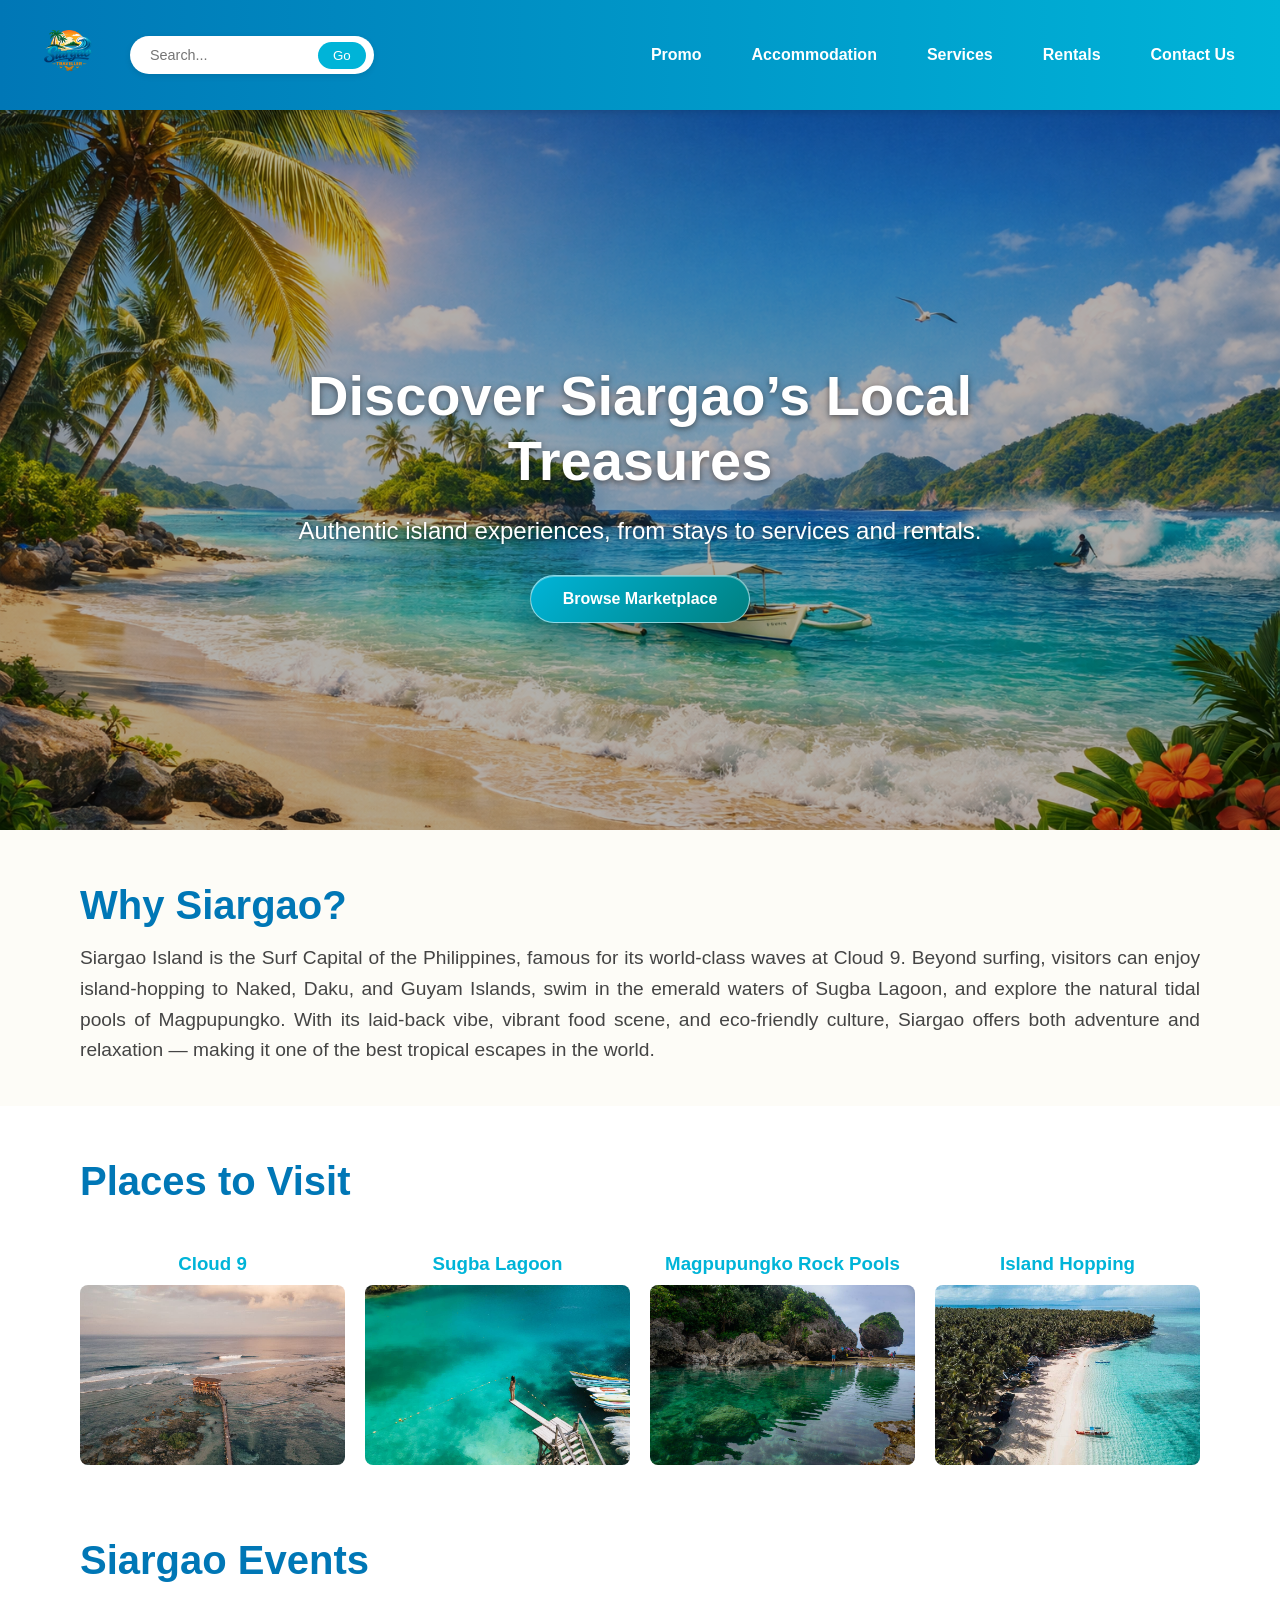
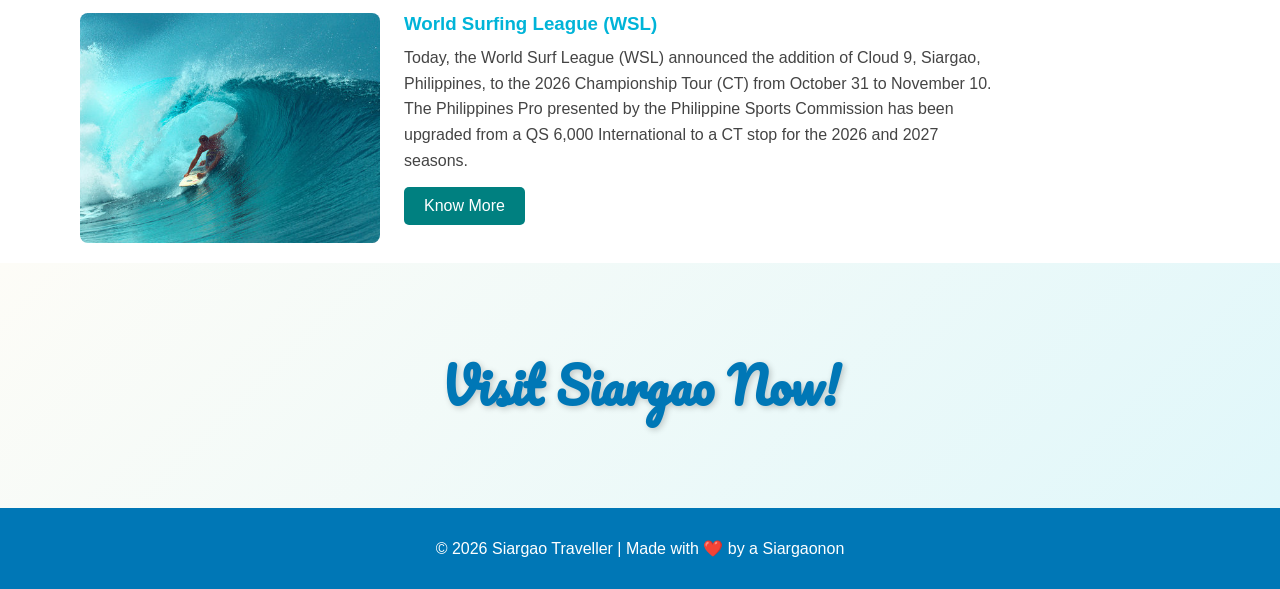
<file: index.html>
<!DOCTYPE html>
<html lang="en">
<head>
  <meta charset="UTF-8">
  <link rel="icon" type="image/png" href="assets/images/web-logo-cover/web logo.png">
  <title>Siargao Traveller</title>
  <meta name="description" content="Siargao Traveller helps visitors find local Siargao hotels, homestays, resorts, surf lessons, rides, scooter rentals, board rentals, and island experiences.">
  <meta name="keywords" content="Siargao Traveller, Siargao hotels, Siargao homestays, Siargao resorts, Siargao surf lessons, Siargao scooter rentals, Siargao board rentals, Siargao rides, Siargao marketplace">
  <link rel="canonical" href="https://siargao-traveller.onrender.com/">
  <meta property="og:title" content="Siargao Traveller">
  <meta property="og:description" content="Find local Siargao stays, services, rentals, surf lessons, rides, and island experiences.">
  <meta property="og:url" content="https://siargao-traveller.onrender.com/">
  <meta property="og:type" content="website">
  <meta property="og:image" content="https://siargao-traveller.onrender.com/assets/images/web-logo-cover/web%20logo.png">
  <meta name="twitter:card" content="summary_large_image">
  <meta name="twitter:title" content="Siargao Traveller">
  <meta name="twitter:description" content="Find local Siargao stays, services, rentals, surf lessons, rides, and island experiences.">
  <meta name="twitter:image" content="https://siargao-traveller.onrender.com/assets/images/web-logo-cover/web%20logo.png">
  <link rel="stylesheet" href="assets/css/style.css">
  <link href="https://fonts.googleapis.com/css2?family=Pacifico&display=swap" rel="stylesheet">

  <meta name="viewport" content="width=device-width, initial-scale=1.0">
  <style>
    .contact-modal {
      max-width: 520px;
      width: min(92vw, 520px);
      border-radius: 18px;
      padding: 22px 22px 18px;
      box-sizing: border-box;
      background: linear-gradient(180deg, #fffdf8 0%, #f7f9ff 100%);
      box-shadow: 0 18px 45px rgba(9, 50, 82, 0.18);
    }

    .contact-modal h2 {
      margin: 0 0 18px;
      font-size: 1.7rem;
      color: #0d3b66;
      text-align: center;
    }

    .contact-list {
      display: grid;
      gap: 10px;
      margin-bottom: 20px;
    }

    .contact-row {
      display: flex;
      justify-content: space-between;
      align-items: center;
      gap: 12px;
      padding: 10px 12px;
      border-radius: 10px;
      background: rgba(13, 59, 102, 0.04);
      border: 1px solid rgba(13, 59, 102, 0.08);
    }

    .contact-row strong {
      color: #0d3b66;
      font-size: 0.92rem;
    }

    .contact-row span {
      text-align: right;
      font-size: 0.95rem;
      color: #1f2d3d;
      word-break: break-word;
    }

    .contact-actions {
      display: grid;
      grid-template-columns: repeat(2, minmax(140px, 1fr));
      gap: 12px;
      margin-top: 8px;
    }

    .contact-btn {
      appearance: none;
      border: none;
      border-radius: 12px;
      padding: 12px 14px;
      font-weight: 700;
      font-size: 0.96rem;
      color: white;
      cursor: pointer;
      transition: transform 0.18s ease, opacity 0.18s ease, box-shadow 0.18s ease;
      box-shadow: 0 8px 18px rgba(13, 59, 102, 0.14);
    }

    .contact-btn:hover,
    .contact-btn:focus-visible {
      transform: translateY(-1px);
      opacity: 0.96;
    }

    .contact-btn.facebook { background: linear-gradient(135deg, #1877f2, #3b82f6); }
    .contact-btn.instagram { background: linear-gradient(135deg, #e1306c, #f77737); }
    .contact-btn.whatsapp { background: linear-gradient(135deg, #25d366, #128c7e); }
    .contact-btn.telegram { background: linear-gradient(135deg, #229ed9, #2aabee); }
    .contact-btn.viber { background: linear-gradient(135deg, #8b5cf6, #7c3aed); }
    .contact-btn.email { background: linear-gradient(135deg, #4f46e5, #7c3aed); }

    .contact-note {
      margin-top: 18px;
      text-align: center;
      font-size: 0.94rem;
      color: #374151;
      line-height: 1.55;
    }

    .copy-toast {
      position: fixed;
      left: 50%;
      bottom: 28px;
      transform: translateX(-50%) translateY(20px);
      background: rgba(15, 23, 42, 0.92);
      color: #fff;
      padding: 10px 16px;
      border-radius: 999px;
      font-size: 0.9rem;
      opacity: 0;
      pointer-events: none;
      transition: opacity 0.2s ease, transform 0.2s ease;
      z-index: 2000;
    }

    .copy-toast.show {
      opacity: 1;
      transform: translateX(-50%) translateY(0);
    }

    @media (max-width: 480px) {
      .contact-actions {
        grid-template-columns: 1fr;
      }

      .contact-row {
        flex-direction: column;
        align-items: flex-start;
      }

      .contact-row span {
        text-align: left;
      }
    }
  </style>
</head>
<body>

  <!-- Header with Logo + Search + Navigation -->
  <header>
    <div class="header-left">
      <img src="assets/images/web-logo-cover/web logo.png" alt="Siargao Traveller Logo" class="logo">
      <form class="search-bar" id="siteSearch">
        <input type="text" id="siteSearchInput" placeholder="Search..." aria-label="Search site" autocomplete="off" />
        <button type="submit">Go</button>
      </form>
    </div>
    <nav class="header-right">
      <ul class="nav-menu">
        <li><a href="promo/">Promo</a></li>
        <li class="has-dropdown">
          <a href="#" class="dropdown-toggle">Accommodation</a>
          <ul class="dropdown">
            <li><a href="hotels/">Hotels</a></li>
            <li><a href="homestays/">Homestays</a></li>
            <li><a href="resorts/">Resorts</a></li>
          </ul>
        </li>
        <li class="has-dropdown">
          <a href="#" class="dropdown-toggle">Services</a>
          <ul class="dropdown">
            <li><a href="surf-lessons/">Surf Lessons</a></li>
            <li><a href="rides/">Rides</a></li>
          </ul>
        </li>
        <li class="has-dropdown">
          <a href="#" class="dropdown-toggle">Rentals</a>
          <ul class="dropdown">
            <li><a href="scooters/">Scooters</a></li>
            <li><a href="boards/">Boards</a></li>
          </ul>
        </li>
        <li><a href="" onclick="event.preventDefault(); openModal('modalContact')">Contact Us</a></li>
      </ul>
    </nav>
  </header>

  <!-- Contact Modal -->
  <div id="modalContact" class="modal">
    <div class="modal-content contact-modal">
      <span class="close" onclick="closeModal('modalContact')">&times;</span>
      <h2>Contact Details</h2>

      <div class="contact-list">
        <div class="contact-row"><strong>Name:</strong> <span>Dhel Carmelo Dumale</span></div>
        <div class="contact-row"><strong>Location:</strong> <span>Siargao Island, Philippines</span></div>
      </div>

      <div class="contact-actions">
        <button class="contact-btn email" type="button" onclick="copyEmailAddress()">Email</button>
        <button class="contact-btn facebook" type="button" onclick="openContactAction('https://www.facebook.com/profile.php?id=61592682848686', 'fb://profile/61592682848686')">Facebook</button>
        <button class="contact-btn instagram" type="button" onclick="openContactAction('https://www.instagram.com/dhelcarmelo?igsh=b3h5enN3OHE5', 'instagram://user?username=dhelcarmelo')">Instagram</button>
        <button class="contact-btn telegram" type="button" onclick="openContactAction('https://t.me/boost/siargao_travellers_guide', 'tg://resolve?domain=siargao_travellers_guide')">Telegram</button>
        <button class="contact-btn whatsapp" type="button" onclick="openContactAction('https://whatsapp.com/channel/0029VbClWic2phHFfONZvj37')">WhatsApp</button>
        <button class="contact-btn viber" type="button" onclick="openContactAction('https://invite.viber.com/?g2=AQBISutImoJ1HFb7zLf36PV1iqYOrTmWmFK7RM2q2jBGFq%2Fx8zHzpI8OvSLDbuyf')">Viber</button>
      </div>

      <p class="contact-note">You can use this platform to report abusive sellers, ask questions, and provide feedback.</p>
    </div>
  </div>

  <!-- Hero Section with Tropical Background -->
  <section class="hero">
    <img src="assets/images/web-logo-cover/landing-bg.png" alt="Tropical Background" class="hero-bg">
    <div class="hero-content">
      <h1>Discover Siargao’s Local Treasures</h1>
      <p>Authentic island experiences, from stays to services and rentals.</p>
      <a href="products/" class="btn hero-btn">Browse Marketplace</a>
    </div>
  </section>

    <!-- Why Siargao Section -->
  <section class="why-siargao">
    <div class="container">
      <h2>Why Siargao?</h2>
      <p>
        Siargao Island is the Surf Capital of the Philippines, famous for its world-class waves at Cloud 9. 
        Beyond surfing, visitors can enjoy island-hopping to Naked, Daku, and Guyam Islands, swim in the 
        emerald waters of Sugba Lagoon, and explore the natural tidal pools of Magpupungko. 
        With its laid-back vibe, vibrant food scene, and eco-friendly culture, Siargao offers both adventure 
        and relaxation — making it one of the best tropical escapes in the world.
      </p>
    </div>
  </section>

<!-- Places to Visit Section -->
<section class="places">
  <div class="container">
    <h2>Places to Visit</h2>
    <p class="search-status" id="searchStatus" aria-live="polite"></p>
    <div class="places-row">

      <!-- Cloud 9 -->
      <div class="place-slider" data-search-item data-keywords="cloud 9 cloud nine surf surfing waves boardwalk tower">
        <h3>Cloud 9</h3>
        <div class="slider" id="cloud9">
          <img src="assets/images/places-to-visit/cloud1.jpg" alt="Cloud 9 Surf Tower" class="active">
          <img src="assets/images/places-to-visit/cloud2.jpg" alt="Cloud 9 Waves">
          <img src="assets/images/places-to-visit/cloud3.jpg" alt="Cloud 9 Boardwalk">
        </div>
      </div>

      <!-- Sugba Lagoon -->
      <div class="place-slider" data-search-item data-keywords="sugba lagoon paddleboarding paddle board cliff jump swimming">
        <h3>Sugba Lagoon</h3>
        <div class="slider" id="sugba">
          <img src="assets/images/places-to-visit/sugba1.jpg" alt="Sugba Lagoon View" class="active">
          <img src="assets/images/places-to-visit/sugba2.jpg" alt="Paddleboarding Sugba Lagoon">
          <img src="assets/images/places-to-visit/sugba3.jpg" alt="Cliff Jump Sugba Lagoon">
        </div>
      </div>

      <!-- Magpupungko Rock Pools -->
      <div class="place-slider" data-search-item data-keywords="magpupungko rock pools rock pool tidal pools low tide clear waters">
        <h3>Magpupungko Rock Pools</h3>
        <div class="slider" id="magpupungko">
          <img src="assets/images/places-to-visit/pungko1.jpg" alt="Rock Pools" class="active">
          <img src="assets/images/places-to-visit/pungko2.jpg" alt="Clear Waters">
          <img src="assets/images/places-to-visit/cloud3.jpg" alt="Low Tide Pools">
        </div>
      </div>

      <!-- Island Hopping -->
      <div class="place-slider" data-search-item data-keywords="island hopping naked island daku island guyam island sandbar feast paradise tour">
        <h3>Island Hopping</h3>
        <div class="slider" id="islands">
          <img src="assets/images/places-to-visit/daku.jpg" alt="Naked Island Sandbar" class="active">
          <img src="assets/images/places-to-visit/naked.jpg" alt="Daku Island Feast">
          <img src="assets/images/places-to-visit/guyam.jpg" alt="Guyam Island Paradise">
        </div>
      </div>

    </div>
  </div>
</section>

<section class="places event">
  <div class="container">
    <h2>Siargao Events</h2>
    <div class="event-card" data-search-item data-keywords="events siargao event festival surf competition wsl surfing">
      <div class="event-image slider" id="events">
        <img src="assets/images/events/wsl.jpg" alt="Siargao Surfing Event" class="active">
      </div>
      <div class="event-details">
        <h3>World Surfing League (WSL)</h3>
        <p>Today, the World Surf League (WSL) announced the addition of Cloud 9, Siargao, Philippines, to the 2026 Championship Tour (CT) from October 31 to November 10. The Philippines Pro presented by the Philippine Sports Commission has been upgraded from a QS 6,000 International to a CT stop for the 2026 and 2027 seasons.</p>
        <a href="https://www.worldsurfleague.com/posts/557079/world-surf-league-announces-cloud-9-philippines-as-new-stop-on-2026-championship-tour-schedule" class="btn event-btn" target="_blank" rel="noopener noreferrer">Know More</a>
      </div>
    </div>
  </div>
</section>

<!-- Call to Action Section (moved OUTSIDE places-row) -->
<section class="cta">
  <h2>Visit Siargao Now!</h2>
</section>

  <!-- Footer -->
  <footer>
    <p>&copy; 2026 Siargao Traveller | Made with ❤️ by a Siargaonon</p>
  </footer>

  <div id="copyToast" class="copy-toast" aria-live="polite">Email copied</div>

<script>
function initSlider(sliderId) {
  const slider = document.getElementById(sliderId);
  const images = slider.querySelectorAll('img');
  let index = 0;

  setInterval(() => {
    images[index].classList.remove('active');
    index = (index + 1) % images.length;
    images[index].classList.add('active');
  }, 3000); // change every 3s
}

['cloud9','sugba','magpupungko','islands','events'].forEach(initSlider);

function openModal(id) {
  document.getElementById(id).style.display = "block";
}

function closeModal(id) {
  document.getElementById(id).style.display = "none";
}

function isMobileDevice() {
  return /Android|webOS|iPhone|iPad|iPod|BlackBerry|IEMobile|Opera Mini/i.test(navigator.userAgent)
    || window.innerWidth <= 768;
}

function openContactAction(webUrl, appUrl = '') {
  const targetUrl = (isMobileDevice() && appUrl) ? appUrl : webUrl;

  window.location.href = targetUrl;

  setTimeout(() => {
    window.open(webUrl, '_blank', 'noopener,noreferrer');
  }, 1200);
}

function showCopyToast(message = 'Email copied') {
  const toast = document.getElementById('copyToast');
  toast.textContent = message;
  toast.classList.add('show');

  clearTimeout(showCopyToast.timeoutId);
  showCopyToast.timeoutId = setTimeout(() => {
    toast.classList.remove('show');
  }, 1600);
}

async function copyEmailAddress() {
  const email = 'dumaledhelcarmelo@gmail.com';

  try {
    if (navigator.clipboard && window.isSecureContext) {
      await navigator.clipboard.writeText(email);
    } else {
      const tempInput = document.createElement('textarea');
      tempInput.value = email;
      tempInput.setAttribute('readonly', '');
      tempInput.style.position = 'fixed';
      tempInput.style.left = '-9999px';
      document.body.appendChild(tempInput);
      tempInput.select();
      document.execCommand('copy');
      document.body.removeChild(tempInput);
    }

    showCopyToast('Email copied: ' + email);
  } catch (error) {
    showCopyToast('Copy failed. Email: ' + email);
  }
}

window.onclick = function(event) {
  const modals = document.querySelectorAll('.modal');
  modals.forEach(modal => {
    if (event.target === modal) {
      modal.style.display = "none";
    }
  });
}

document.querySelectorAll('.dropdown-toggle').forEach(toggle => {
  toggle.addEventListener('click', function(e) {
    e.preventDefault(); // stop link navigation
    const parent = this.parentElement;
    const dropdown = parent.querySelector('.dropdown');

    // close other open dropdowns
    document.querySelectorAll('.dropdown').forEach(menu => {
      if (menu !== dropdown) menu.style.display = 'none';
    });

    // toggle current dropdown
    dropdown.style.display = (dropdown.style.display === 'block') ? 'none' : 'block';
  });
});

const searchRoutes = [
  {
    title: 'Hotels',
    url: 'hotels/',
    keywords: ['hotel', 'hotels', 'room', 'rooms', 'accommodation', 'accommodations', 'stay', 'stays', 'lodging']
  },
  {
    title: 'Homestays',
    url: 'homestays/',
    keywords: ['homestay', 'homestays', 'home stay', 'local stay', 'guesthouse', 'guest house', 'accommodation', 'stay']
  },
  {
    title: 'Resorts',
    url: 'resorts/',
    keywords: ['resort', 'resorts', 'villa', 'beach resort', 'accommodation', 'stay']
  },
  {
    title: 'Surf Lessons',
    url: 'surf-lessons/',
    keywords: ['surf', 'surfing', 'surf lesson', 'surf lessons', 'lesson', 'lessons', 'instructor']
  },
  {
    title: 'Rides',
    url: 'rides/',
    keywords: ['ride', 'rides', 'transport', 'transportation', 'tour', 'tours', 'driver', 'van', 'car', 'pickup']
  },
  {
    title: 'Scooters',
    url: 'scooters/',
    keywords: ['scooter', 'scooters', 'motorbike', 'motor bike', 'motorcycle', 'bike', 'rental', 'rentals']
  },
  {
    title: 'Boards',
    url: 'boards/',
    keywords: ['board', 'boards', 'surfboard', 'surfboards', 'rental', 'rentals']
  },
  {
    title: 'Marketplace',
    url: 'products/',
    keywords: ['marketplace', 'product', 'products', 'shop', 'seller', 'buy', 'service', 'services', 'rental', 'rentals']
  }
];

const siteSearch = document.getElementById('siteSearch');
const siteSearchInput = document.getElementById('siteSearchInput');
const searchStatus = document.getElementById('searchStatus');
const searchablePlaces = document.querySelectorAll('[data-search-item]');

function cleanSearchText(text) {
  return text.trim().toLowerCase().replace(/\s+/g, ' ');
}

function clearPlaceSearch() {
  searchablePlaces.forEach(item => item.classList.remove('is-search-match'));
}

function showSearchStatus(message) {
  searchStatus.textContent = message;
  searchStatus.classList.add('is-visible');
}

siteSearch.addEventListener('submit', function(e) {
  e.preventDefault();

  const query = cleanSearchText(siteSearchInput.value);
  clearPlaceSearch();

  if (!query) {
    showSearchStatus('Type a keyword like hotel, surf, scooter, Cloud 9, or island hopping.');
    siteSearchInput.focus();
    return;
  }

  const routeMatch = searchRoutes.find(route =>
    route.keywords.some(keyword => query.includes(keyword) || keyword.includes(query))
  );

  if (routeMatch) {
    window.location.href = routeMatch.url;
    return;
  }

  const placeMatches = Array.from(searchablePlaces).filter(item => {
    const searchableText = cleanSearchText(`${item.textContent} ${item.dataset.keywords || ''}`);
    return searchableText.includes(query);
  });

  if (placeMatches.length > 0) {
    placeMatches.forEach(item => item.classList.add('is-search-match'));
    showSearchStatus(`${placeMatches.length} result${placeMatches.length === 1 ? '' : 's'} found for "${siteSearchInput.value.trim()}".`);
    placeMatches[0].scrollIntoView({ behavior: 'smooth', block: 'center' });
    return;
  }

  showSearchStatus(`No result found for "${siteSearchInput.value.trim()}". Try hotel, surf, scooter, Cloud 9, Sugba, events, or island hopping.`);
  document.querySelector('.places').scrollIntoView({ behavior: 'smooth', block: 'start' });
});

</script>

</body>
</html>
</file>
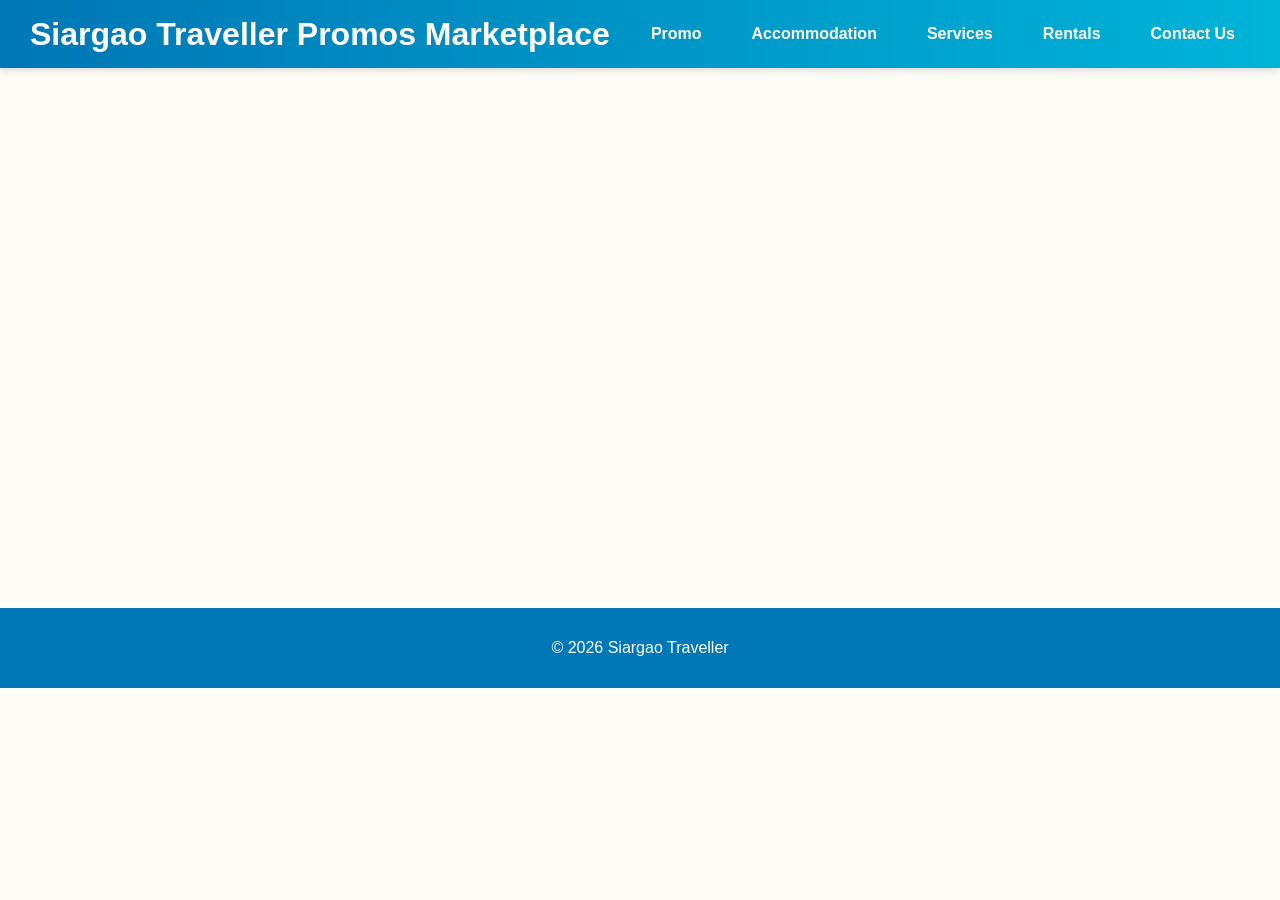
<file: promo/index.html>
<!DOCTYPE html>
<html lang="en">
<head>
  <meta charset="UTF-8">
  <link rel="icon" type="image/png" href="../assets/images/web-logo-cover/web logo.png">
  <title>Siargao Resorts | Siargao Traveller</title>
  <meta name="description" content="Explore Siargao resorts and beachfront stays for island vacations, surf trips, and relaxing tropical escapes.">
  <meta name="keywords" content="Siargao resorts, Siargao beachfront resort, General Luna resort, Siargao accommodation, Siargao Traveller">
  <link rel="canonical" href="https://siargao-traveller.onrender.com/resorts/">
  <meta property="og:title" content="Siargao Resorts | Siargao Traveller">
  <meta property="og:description" content="Explore local Siargao resort listings and beachfront stays.">
  <meta property="og:url" content="https://siargao-traveller.onrender.com/resorts/">
  <meta property="og:type" content="website">
  <meta property="og:image" content="https://siargao-traveller.onrender.com/assets/images/web-logo-cover/web%20logo.png">
  <meta name="twitter:card" content="summary_large_image">
  <link rel="stylesheet" href="../assets/css/style.css">
  <meta name="viewport" content="width=device-width, initial-scale=1.0">
  <style>
    .contact-modal {
      max-width: 520px;
      width: min(92vw, 520px);
      border-radius: 18px;
      padding: 22px 22px 18px;
      box-sizing: border-box;
      background: linear-gradient(180deg, #fffdf8 0%, #f7f9ff 100%);
      box-shadow: 0 18px 45px rgba(9, 50, 82, 0.18);
    }

    .contact-modal h2 {
      margin: 0 0 18px;
      font-size: 1.7rem;
      color: #0d3b66;
      text-align: center;
    }

    .contact-list {
      display: grid;
      gap: 10px;
      margin-bottom: 20px;
    }

    .contact-row {
      display: flex;
      justify-content: space-between;
      align-items: center;
      gap: 12px;
      padding: 10px 12px;
      border-radius: 10px;
      background: rgba(13, 59, 102, 0.04);
      border: 1px solid rgba(13, 59, 102, 0.08);
    }

    .contact-row strong {
      color: #0d3b66;
      font-size: 0.92rem;
    }

    .contact-row span {
      text-align: right;
      font-size: 0.95rem;
      color: #1f2d3d;
      word-break: break-word;
    }

    .contact-actions {
      display: grid;
      grid-template-columns: repeat(2, minmax(140px, 1fr));
      gap: 12px;
      margin-top: 8px;
    }

    .contact-btn {
      appearance: none;
      border: none;
      border-radius: 12px;
      padding: 12px 14px;
      font-weight: 700;
      font-size: 0.96rem;
      color: white;
      cursor: pointer;
      transition: transform 0.18s ease, opacity 0.18s ease, box-shadow 0.18s ease;
      box-shadow: 0 8px 18px rgba(13, 59, 102, 0.14);
    }

    .contact-btn:hover,
    .contact-btn:focus-visible {
      transform: translateY(-1px);
      opacity: 0.96;
    }

    .contact-btn.facebook { background: linear-gradient(135deg, #1877f2, #3b82f6); }
    .contact-btn.instagram { background: linear-gradient(135deg, #e1306c, #f77737); }
    .contact-btn.whatsapp { background: linear-gradient(135deg, #25d366, #128c7e); }
    .contact-btn.telegram { background: linear-gradient(135deg, #229ed9, #2aabee); }
    .contact-btn.viber { background: linear-gradient(135deg, #8b5cf6, #7c3aed); }
    .contact-btn.email { background: linear-gradient(135deg, #4f46e5, #7c3aed); }

    .contact-note {
      margin-top: 18px;
      text-align: center;
      font-size: 0.94rem;
      color: #374151;
      line-height: 1.55;
    }

    .copy-toast {
      position: fixed;
      left: 50%;
      bottom: 28px;
      transform: translateX(-50%) translateY(20px);
      background: rgba(15, 23, 42, 0.92);
      color: #fff;
      padding: 10px 16px;
      border-radius: 999px;
      font-size: 0.9rem;
      opacity: 0;
      pointer-events: none;
      transition: opacity 0.2s ease, transform 0.2s ease;
      z-index: 2000;
    }

    .copy-toast.show {
      opacity: 1;
      transform: translateX(-50%) translateY(0);
    }

    @media (max-width: 480px) {
      .contact-actions {
        grid-template-columns: 1fr;
      }

      .contact-row {
        flex-direction: column;
        align-items: flex-start;
      }

      .contact-row span {
        text-align: left;
      }
    }
  </style>
</head>
<body class="marketplace-page">
  <header>
    <h1>Siargao Traveller Promos Marketplace</h1>
    <nav class="header-right">
      <ul class="nav-menu">
        <li><a href="../promo/">Promo</a></li>
        <li class="has-dropdown">
          <a href="#" class="dropdown-toggle">Accommodation</a>
          <ul class="dropdown">
            <li><a href="../hotels/">Hotels</a></li>
            <li><a href="../homestays/">Homestays</a></li>
            <li><a href="../resorts/">Resorts</a></li>
          </ul>
        </li>
        <li class="has-dropdown">
          <a href="#" class="dropdown-toggle">Services</a>
          <ul class="dropdown">
            <li><a href="../surf-lessons/">Surf Lessons</a></li>
            <li><a href="../rides/">Rides</a></li>
          </ul>
        </li>
        <li class="has-dropdown">
          <a href="#" class="dropdown-toggle">Rentals</a>
          <ul class="dropdown">
            <li><a href="../scooters/">Scooters</a></li>
            <li><a href="../boards/">Boards</a></li>
          </ul>
        </li>
        <li><a href="" onclick="event.preventDefault(); openModal('modalContact')">Contact Us</a></li>
      </ul>
    </nav>
  </header>

  <div id="modalContact" class="modal">
    <div class="modal-content contact-modal">
      <span class="close" onclick="closeModal('modalContact')">&times;</span>
      <h2>Contact Details</h2>

      <div class="contact-list">
        <div class="contact-row"><strong>Name:</strong> <span>Dhel Carmelo Dumale</span></div>
        <div class="contact-row"><strong>Location:</strong> <span>Siargao Island, Philippines</span></div>
      </div>

      <div class="contact-actions">
        <button class="contact-btn email" type="button" onclick="copyEmailAddress()">Email</button>
        <button class="contact-btn facebook" type="button" onclick="openContactAction('https://www.facebook.com/profile.php?id=61592682848686', 'fb://profile/61592682848686')">Facebook</button>
        <button class="contact-btn instagram" type="button" onclick="openContactAction('https://www.instagram.com/dhelcarmelo?igsh=b3h5enN3OHE5', 'instagram://user?username=dhelcarmelo')">Instagram</button>
        <button class="contact-btn telegram" type="button" onclick="openContactAction('https://t.me/boost/siargao_travellers_guide', 'tg://resolve?domain=siargao_travellers_guide')">Telegram</button>
        <button class="contact-btn whatsapp" type="button" onclick="openContactAction('https://whatsapp.com/channel/0029VbClWic2phHFfONZvj37')">WhatsApp</button>
        <button class="contact-btn viber" type="button" onclick="openContactAction('https://invite.viber.com/?g2=AQBISutImoJ1HFb7zLf36PV1iqYOrTmWmFK7RM2q2jBGFq%2Fx8zHzpI8OvSLDbuyf')">Viber</button>
      </div>

      <p class="contact-note">You can use this platform to report abusive sellers, ask questions, and provide feedback.</p>
    </div>
  </div>

  <main>
  <div id="product-list" class="grid">

<!-- Insert Product Card and Modal Code here -->

<!-- Copy paste to add new Product and modal -->

  </div>
</main>


  <footer>
    <p>&copy; 2026 Siargao Traveller</p>
  </footer>

  <div id="copyToast" class="copy-toast" aria-live="polite">Email copied</div>

  <script src="../assets/js/products.js"></script>
<script>
function openModal(id) {
  document.getElementById(id).style.display = "block";
}

function closeModal(id) {
  document.getElementById(id).style.display = "none";
}

function isMobileDevice() {
  return /Android|webOS|iPhone|iPad|iPod|BlackBerry|IEMobile|Opera Mini/i.test(navigator.userAgent)
    || window.innerWidth <= 768;
}

function openContactAction(webUrl, appUrl = '') {
  const targetUrl = (isMobileDevice() && appUrl) ? appUrl : webUrl;

  window.location.href = targetUrl;

  setTimeout(() => {
    window.open(webUrl, '_blank', 'noopener,noreferrer');
  }, 1200);
}

function showCopyToast(message = 'Email copied') {
  const toast = document.getElementById('copyToast');
  toast.textContent = message;
  toast.classList.add('show');

  clearTimeout(showCopyToast.timeoutId);
  showCopyToast.timeoutId = setTimeout(() => {
    toast.classList.remove('show');
  }, 1600);
}

async function copyEmailAddress() {
  const email = 'dumaledhelcarmelo@gmail.com';

  try {
    if (navigator.clipboard && window.isSecureContext) {
      await navigator.clipboard.writeText(email);
    } else {
      const tempInput = document.createElement('textarea');
      tempInput.value = email;
      tempInput.setAttribute('readonly', '');
      tempInput.style.position = 'fixed';
      tempInput.style.left = '-9999px';
      document.body.appendChild(tempInput);
      tempInput.select();
      document.execCommand('copy');
      document.body.removeChild(tempInput);
    }

    showCopyToast('Email copied: ' + email);
  } catch (error) {
    showCopyToast('Copy failed. Email: ' + email);
  }
}

window.onclick = function(event) {
  const modals = document.querySelectorAll('.modal');
  modals.forEach(modal => {
    if (event.target === modal) {
      modal.style.display = "none";
    }
  });
}

document.querySelectorAll('.dropdown-toggle').forEach(toggle => {
  toggle.addEventListener('click', function(e) {
    e.preventDefault();
    const parent = this.parentElement;
    const dropdown = parent.querySelector('.dropdown');

    document.querySelectorAll('.dropdown').forEach(menu => {
      if (menu !== dropdown) menu.style.display = 'none';
    });

    dropdown.style.display = (dropdown.style.display === 'block') ? 'none' : 'block';
  });
});
</script>


</body>
</html>
</file>
<file: assets/css/style.css>
/* Global Styles */
* {
  box-sizing: border-box;
}

body {
  font-family: 'Segoe UI', Arial, sans-serif;
  margin: 0;
  padding: 0;
  background: #fdfcf7; /* soft sandy background */
  color: #333;
}

img {
  max-width: 100%;
  display: block;
}

h1, h2 {
  font-family: 'Trebuchet MS', sans-serif;
}

.container {
  width: min(1120px, 100%);
  margin: 0 auto;
}

main {
  min-height: 60vh;
}

/* Header & Navigation */
header {
  display: flex;
  justify-content: space-between; /* logo+search left, nav right */
  align-items: center;
  padding: 15px 30px;
  background: linear-gradient(90deg, #0077b6, #00b4d8); /* ocean gradient */
  color: white;
  position: relative;
  z-index: 10;
  box-shadow: 0 2px 8px rgba(0,0,0,0.15); /* subtle depth */
  gap: 20px;
}

header h1 {
  margin: 0;
  font-size: clamp(1.3rem, 2.5vw, 2rem);
  line-height: 1.2;
}

/* Left side: logo + search bar */
.header-left {
  display: flex;
  align-items: center;
  gap: 20px;
  min-width: 0;
}

/* Logo */
.logo {
  max-height: 80px;
  height: auto;
  width: auto;
  transition: transform 0.3s ease;
}
.logo:hover {
  transform: scale(1.05); /* slight zoom on hover */
}

/* Search Bar */
.search-bar {
  display: flex;
  align-items: center;
  background: white;
  border-radius: 25px;
  padding: 3px 8px;
  box-shadow: 0 2px 6px rgba(0,0,0,0.1);
}

.search-bar input {
  border: none;
  outline: none;
  padding: 8px 12px;
  border-radius: 25px;
  font-size: 0.9rem;
  min-width: 0;
  width: 180px;
}

.search-bar button {
  background: #00b4d8;
  color: white;
  border: none;
  padding: 6px 15px;
  border-radius: 20px;
  cursor: pointer;
  transition: background 0.3s, transform 0.2s;
}
.search-bar button:hover {
  background: #0077b6;
  transform: translateY(-2px); /* lift effect */
}

.search-status {
  display: none;
  margin: -12px 0 22px;
  padding: 10px 14px;
  border-left: 4px solid #00b4d8;
  background: #eefaff;
  color: #06475e;
  font-weight: 700;
  line-height: 1.4;
}

.search-status.is-visible {
  display: block;
}

.place-slider.is-search-match {
  border-radius: 8px;
  outline: 3px solid rgba(0, 180, 216, 0.45);
  outline-offset: 6px;
}

/* Navigation Menu */
.header-right {
  display: flex;
  justify-content: flex-end;
  min-width: 0;
}

.nav-menu {
  list-style: none;
  margin: 0;
  padding: 0;
  display: flex;
  gap: 20px;
  align-items: center;
  flex-wrap: wrap;
  justify-content: flex-end;
}

.nav-menu li { position: relative; }

.nav-menu a {
  display: block;
  color: white;
  text-decoration: none;
  font-weight: bold;
  padding: 8px 15px;
  border-radius: 5px;
  transition: background 0.3s, color 0.3s;
}
.nav-menu a:hover {
  background: rgba(255, 255, 255, 0.2);
  color: #caf0f8;
}

/* Dropdown menu with fade + slide */
.dropdown {
  opacity: 0;
  visibility: hidden;
  transform: translateY(10px);
  transition: opacity 0.3s ease, transform 0.3s ease, visibility 0.3s;
  position: absolute;
  top: 100%;
  left: 0;
  background: #0077b6;
  list-style: none;
  padding: 10px 0;
  margin: 0;
  border-radius: 8px;
  min-width: 180px;
  z-index: 20;
  box-shadow: 0 4px 12px rgba(0,0,0,0.2);
}

.has-dropdown:hover .dropdown {
  opacity: 1;
  visibility: visible;
  transform: translateY(0);
}

.has-dropdown.open .dropdown,
.dropdown[style*="display: block"] {
  opacity: 1;
  visibility: visible;
  transform: translateY(0);
}

.dropdown li { margin: 0; }

.dropdown a {
  display: block;
  padding: 8px 15px;
  color: white;
  text-decoration: none;
  transition: background 0.3s;
}
.dropdown a:hover {
  background: rgba(255, 255, 255, 0.2);
}


/* Hero Section */
.hero {
  position: relative;
  min-height: 80vh;
  display: flex;
  justify-content: center;
  align-items: center;
  text-align: center;
  color: #fff;
}

.hero-bg {
  position: absolute;
  inset: 0;
  width: 100%;
  height: 100%;
  object-fit: cover;
  z-index: 0;
}

.hero::before {
  content: "";
  position: absolute;
  inset: 0;
  background: rgba(0,0,0,0.3);
  z-index: 1;
}

.hero-content {
  position: relative;
  z-index: 2;
  width: min(900px, 100%);
  padding: 0 20px;
}

/* Hero Heading */
.hero-content h1 {
  font-size: clamp(2.2rem, 7vw, 3.5rem); /* ~56px */
  font-weight: bold;
  margin-bottom: 20px;
  text-shadow: 0 2px 6px rgba(0,0,0,0.5);
}

/* Hero Subheading */
.hero-content p {
  font-size: clamp(1.05rem, 3vw, 1.5rem); /* ~24px */
  margin-bottom: 30px;
  text-shadow: 0 1px 4px rgba(0,0,0,0.4);
}

/* Buttons */
.btn {
  display: inline-flex;
  align-items: center;
  justify-content: center;
  background: #008080;
  color: white;
  padding: 10px 20px;
  text-decoration: none;
  border-radius: 5px;
  transition: background 0.3s;
}

.btn:hover { background: #006666; }

.hero-btn {
  position: relative;
  min-width: 220px;
  padding: 14px 28px;
  border: 1px solid rgba(255, 255, 255, 0.55);
  border-radius: 999px;
  background: linear-gradient(135deg, #00b4d8, #008080);
  box-shadow: 0 16px 32px rgba(0, 0, 0, 0.28), inset 0 1px 0 rgba(255, 255, 255, 0.35);
  font-weight: 800;
  letter-spacing: 0;
  overflow: hidden;
}

.hero-btn::after {
  content: "";
  position: absolute;
  inset: 0;
  background: linear-gradient(120deg, transparent 20%, rgba(255, 255, 255, 0.35), transparent 80%);
  transform: translateX(-120%);
  transition: transform 0.55s ease;
}

.hero-btn:hover {
  background: linear-gradient(135deg, #00c2e6, #007f7f);
  transform: translateY(-3px);
  box-shadow: 0 20px 38px rgba(0, 0, 0, 0.34), inset 0 1px 0 rgba(255, 255, 255, 0.45);
}

.hero-btn:hover::after {
  transform: translateX(120%);
}

/* Footer */
footer {
  background: #0077b6;
  color: white;
  text-align: center;
  padding: 15px;
}

/* Responsive Adjustments */
@media (max-width: 1024px) {
  header {
    align-items: flex-start;
    flex-direction: column;
    padding: 14px 20px;
  }

  .header-left,
  .header-right {
    width: 100%;
  }

  .header-right {
    justify-content: flex-start;
  }

  .nav-menu {
    gap: 8px;
    justify-content: flex-start;
  }
}

@media (max-width: 768px) {
  header {
    padding: 12px 16px;
  }

  .header-left {
    align-items: center;
    flex-direction: column;
    gap: 12px;
  }

  .logo {
    max-height: 64px;
    margin: 0 auto;
  }

  .search-bar {
    width: 100%;
  }

  .search-bar input {
    flex: 1;
    width: auto;
  }

  .nav-menu {
    width: 100%;
    display: grid;
    grid-template-columns: repeat(2, minmax(0, 1fr));
  }

  .nav-menu a {
    width: 100%;
    padding: 10px 12px;
    text-align: center;
    background: rgba(255, 255, 255, 0.12);
  }

  .dropdown {
    position: static;
    display: none;
    opacity: 1;
    visibility: visible;
    transform: none;
    min-width: 0;
    width: 100%;
    margin-top: 6px;
    box-shadow: none;
  }

  .has-dropdown:hover .dropdown,
  .has-dropdown.open .dropdown,
  .dropdown[style*="display: block"] {
    display: block;
  }

  .dropdown a {
    text-align: center;
  }

  .hero {
    padding: 48px 16px;
    min-height: 64vh;
  }

  .why-siargao,
  .places {
    padding: 28px 16px;
  }

  .why-siargao h2,
  .places h2 {
    font-size: 2rem;
  }

  .why-siargao p {
    font-size: 1rem;
    text-align: left;
  }

  .event-card {
    grid-template-columns: 1fr;
  }

  .event-image {
    width: 100%;
    height: 220px;
    min-height: 220px;
  }
}

/* Why Siargao Section */
.why-siargao {
  background: #fdfcf7;
  padding: 20px 20px;   /* reduced padding */
  margin-bottom: 20px;  /* small gap before next section */
}

.why-siargao h2 {
  font-size: 2.5rem;
  color: #0077b6;
  margin-bottom: 15px;
  text-align: left;
}

.why-siargao p {
  font-size: 1.2rem;
  line-height: 1.6;
  color: #444;
  margin: 0;
  text-align: justify;
}

/* Places Section */
.places {
  background: #ffffff;
  padding: 20px 20px;
}

.places h2 {
  font-size: 2.5rem;
  color: #0077b6;
  margin-bottom: 30px;
  text-align: left;
}

/* Row layout */
.places-row {
  display: flex;
  gap: 20px;
  justify-content: space-between;
  flex-wrap: wrap; /* allows wrapping on smaller screens */
}

/* Each place slider */
.place-slider {
  flex: 1 1 22%; /* 4 items per row */
  min-width: 220px;
}

.place-slider h3 {
  color: #00b4d8;
  margin-bottom: 10px;
  text-align: center; /* title above picture */
}

/* Slider fade effect */
.slider {
  position: relative;
  width: 100%;
  height: 180px;
  overflow: hidden;
  border-radius: 8px;
}

.slider img {
  position: absolute;
  width: 100%;
  height: 100%;
  object-fit: cover;
  opacity: 0;
  transition: opacity 1s ease-in-out;
}

.slider img.active {
  opacity: 1;
}

/* Events Section */
.event-card {
  display: grid;
  grid-template-columns: 300px minmax(0, 1fr);
  align-items: stretch;
  gap: 24px;
  max-width: 920px;
}

.event-image {
  height: 100%;
  min-height: 230px;
}

.event-details {
  min-width: 0;
}

.event-details h3 {
  color: #00b4d8;
  margin: 0 0 10px;
}

.event-details p {
  margin: 0;
  color: #444;
  font-size: 1rem;
  line-height: 1.6;
}

.event-btn {
  margin-top: 14px;
}

/* Call to Action Section */
.cta {
  background: linear-gradient(135deg, #fdfcf7, #e0f7fa);
  padding: 80px 20px;
  text-align: center; /* centers inline-block children */
}

.cta h2 {
  font-family: 'Pacifico', cursive; /* handwritten style */
  font-size: clamp(2rem, 9vw, 3rem);
  color: #0077b6;
  text-shadow: 2px 2px 6px rgba(0,0,0,0.2);
  margin: 0 auto; /* centers horizontally */
  display: inline-block; /* makes it shrink to fit text */
  animation: pulse 2s infinite;
}

/* Handwritten font animation */
@keyframes pulse {
  0% { transform: scale(1); color: #0077b6; }
  50% { transform: scale(1.05); color: #00b4d8; }
  100% { transform: scale(1); color: #0077b6; }
}

/* Product Grid */
.grid {
  display: grid;
  grid-template-columns: repeat(auto-fit, minmax(210px, 1fr));
  gap: 16px;
  padding: 20px;
  width: min(1120px, 100%);
  margin: 0 auto;
}

/* Smaller product cards */
.product-card.small {
  background: #ffffff;
  border-radius: 8px;
  box-shadow: 0 2px 6px rgba(0,0,0,0.1);
  padding: 12px;
  text-align: left;
}

.product-card.small img {
  width: 100%;
  aspect-ratio: 4 / 3;
  height: clamp(150px, 22vw, 190px);
  object-fit: cover;
  border-radius: 6px;
  margin-bottom: 8px;
}

.product-card.small h3 {
  font-size: 1rem;
  color: #00b4d8;
  margin-bottom: 5px;
}

.product-card.small p {
  font-size: 0.85rem;
  color: #444;
  margin: 3px 0;
}

.product-card.small {
  text-align: center; /* centers all text + inline elements */
}

.product-card.small .btn {
  display: inline-block;
  background: #008080;
  color: white;
  padding: 6px 12px;
  border-radius: 5px;
  text-decoration: none;
  transition: background 0.3s;
  font-size: 0.85rem;
  margin-top: 8px;
}

.product-card.small .btn:hover {
  background: #006666;
}

.marketplace-page .grid {
  display: flex;
  flex-wrap: wrap;
  gap: 15px;
  justify-content: flex-start;
  align-items: flex-start;
}

.marketplace-page .product-card.small {
  flex: 1 1 200px;
  max-width: 220px;
}

.marketplace-page .product-card.small img {
  height: 120px;
}

.clickable-product-image {
  cursor: zoom-in;
  transition: transform 0.22s ease, box-shadow 0.22s ease, filter 0.22s ease;
}

.clickable-product-image:hover,
.clickable-product-image:focus-visible {
  transform: translateY(-2px) scale(1.02);
  box-shadow: 0 14px 26px rgba(0, 64, 84, 0.22);
  filter: saturate(1.08);
  outline: 3px solid rgba(0, 180, 216, 0.35);
  outline-offset: 3px;
}

body.lightbox-open {
  overflow: hidden;
}

.image-lightbox {
  position: fixed;
  inset: 0;
  z-index: 2000;
  display: none;
  place-items: center;
  padding: 72px 18px 28px;
  background:
    radial-gradient(circle at top, rgba(0, 180, 216, 0.28), transparent 34%),
    rgba(4, 23, 32, 0.84);
  backdrop-filter: blur(8px);
}

.image-lightbox.is-open {
  display: grid;
}

.image-lightbox-frame {
  width: min(920px, 100%);
  animation: imagePreviewIn 0.24s ease both;
}

.image-lightbox-frame img {
  width: 100%;
  max-height: 76vh;
  object-fit: contain;
  border: 5px solid rgba(255, 255, 255, 0.9);
  border-radius: 8px;
  background: #fff;
  box-shadow: 0 28px 70px rgba(0, 0, 0, 0.45);
}

.image-lightbox-caption {
  margin: 12px auto 0;
  width: fit-content;
  max-width: 100%;
  padding: 8px 14px;
  border-radius: 999px;
  background: rgba(255, 255, 255, 0.92);
  color: #06475e;
  font-weight: 700;
  text-align: center;
  box-shadow: 0 12px 30px rgba(0, 0, 0, 0.18);
}

.image-lightbox-count {
  margin: 8px auto 0;
  width: fit-content;
  padding: 5px 11px;
  border-radius: 999px;
  background: rgba(4, 23, 32, 0.7);
  color: #fff;
  font-size: 0.85rem;
  font-weight: 700;
}

.image-lightbox-close {
  position: fixed;
  top: 20px;
  right: 20px;
  display: inline-flex;
  align-items: center;
  justify-content: center;
  width: 46px;
  height: 46px;
  border: 0;
  border-radius: 50%;
  background: #ffffff;
  color: #0077b6;
  box-shadow: 0 14px 34px rgba(0, 0, 0, 0.28);
  cursor: pointer;
  font-size: 2rem;
  line-height: 1;
  transition: transform 0.2s ease, background 0.2s ease, color 0.2s ease;
}

.image-lightbox-close:hover,
.image-lightbox-close:focus-visible {
  background: #00b4d8;
  color: #fff;
  transform: rotate(90deg) scale(1.06);
  outline: none;
}

.image-lightbox-arrow {
  position: fixed;
  top: 50%;
  z-index: 2001;
  display: inline-flex;
  align-items: center;
  justify-content: center;
  width: 54px;
  height: 54px;
  border: 0;
  border-radius: 50%;
  background: rgba(255, 255, 255, 0.92);
  color: #0077b6;
  box-shadow: 0 16px 34px rgba(0, 0, 0, 0.28);
  cursor: pointer;
  font-size: 2.9rem;
  line-height: 1;
  transform: translateY(-50%);
  transition: transform 0.2s ease, background 0.2s ease, color 0.2s ease;
}

.image-lightbox-prev {
  left: 24px;
}

.image-lightbox-next {
  right: 24px;
}

.image-lightbox-arrow:hover,
.image-lightbox-arrow:focus-visible {
  background: #00b4d8;
  color: #fff;
  transform: translateY(-50%) scale(1.08);
  outline: none;
}

@keyframes imagePreviewIn {
  from {
    opacity: 0;
    transform: translateY(16px) scale(0.96);
  }

  to {
    opacity: 1;
    transform: translateY(0) scale(1);
  }
}

/* Modal background */
.modal {
  display: none; /* hidden by default */
  position: fixed;
  z-index: 1000;
  left: 0; top: 0;
  width: 100%; height: 100%;
  background: rgba(6, 33, 43, 0.68);
  padding: 20px;
  overflow-y: auto;
  backdrop-filter: blur(5px);
}

/* Modal box */
.modal-content {
  position: relative;
  background: #fff;
  margin: 8vh auto;
  padding: 28px;
  border: 1px solid rgba(0, 119, 182, 0.12);
  border-radius: 8px;
  width: min(100%, 460px);
  max-width: 460px;
  text-align: left;
  box-shadow: 0 24px 60px rgba(0, 36, 48, 0.32);
  overflow: hidden;
}

.modal-content::before {
  content: "";
  position: absolute;
  inset: 0 0 auto;
  height: 6px;
  background: linear-gradient(90deg, #0077b6, #00b4d8, #008080);
}

.modal-content h2 {
  margin: 4px 36px 18px 0;
  color: #005f8f;
  font-size: 1.45rem;
  line-height: 1.2;
}

.modal-content p {
  margin: 10px 0;
  color: #40515a;
  font-size: 0.96rem;
  line-height: 1.55;
}

.modal-content strong {
  color: #183b4a;
  font-weight: 700;
}

/* Close button */
.close {
  position: absolute;
  top: 16px;
  right: 16px;
  display: inline-flex;
  align-items: center;
  justify-content: center;
  width: 34px;
  height: 34px;
  border-radius: 50%;
  background: #eef8fb;
  font-size: 1.4rem;
  line-height: 1;
  cursor: pointer;
  color: #0077b6;
  transition: background 0.2s ease, color 0.2s ease, transform 0.2s ease;
}
.close:hover {
  background: #0077b6;
  color: #fff;
  transform: rotate(90deg);
}

@media (max-width: 520px) {
  header h1 {
    font-size: 1.25rem;
  }

  .nav-menu {
    grid-template-columns: 1fr;
  }

  .grid {
    grid-template-columns: 1fr;
    padding: 16px;
  }

  .marketplace-page .grid {
    display: grid;
    grid-template-columns: 1fr;
  }

  .marketplace-page .product-card.small {
    max-width: none;
    width: 100%;
  }

  .product-card.small {
    padding: 14px;
  }

  .product-card.small img {
    height: min(62vw, 240px);
  }

  .product-card.small .btn,
  .btn {
    width: 100%;
  }

  .slider {
    height: 220px;
  }

  .event-image {
    height: 180px;
    min-height: 180px;
  }

  .cta {
    padding: 56px 16px;
  }

  .modal {
    padding: 12px;
  }

  .modal-content {
    margin: 5vh auto;
    padding: 24px 18px 18px;
  }

  .modal-content h2 {
    font-size: 1.25rem;
  }

  .image-lightbox {
    padding: 76px 12px 84px;
  }

  .image-lightbox-frame img {
    max-height: 62vh;
    border-width: 3px;
  }

  .image-lightbox-arrow {
    top: auto;
    bottom: 20px;
    width: 46px;
    height: 46px;
    font-size: 2.35rem;
    transform: none;
  }

  .image-lightbox-prev {
    left: calc(50% - 58px);
  }

  .image-lightbox-next {
    right: calc(50% - 58px);
  }

  .image-lightbox-arrow:hover,
  .image-lightbox-arrow:focus-visible {
    transform: scale(1.08);
  }
}

@media (max-width: 768px) {
  .why-siargao h2,
  .places h2 {
    font-size: 2rem;
  }

  .event-card {
    grid-template-columns: 1fr;
    width: 100%;
  }

  .event-image {
    width: 100%;
    height: 220px;
    min-height: 220px;
  }

  .why-siargao p {
    font-size: 1rem;
    text-align: left;
  }
}

@media (max-width: 520px) {
  .event-image {
    height: 180px;
    min-height: 180px;
  }
}

@media (min-width: 769px) and (max-width: 1024px) {
  .event-card {
    grid-template-columns: minmax(240px, 36%) minmax(0, 1fr);
    width: 100%;
  }

  .event-image {
    min-height: 240px;
  }
}
</file>
